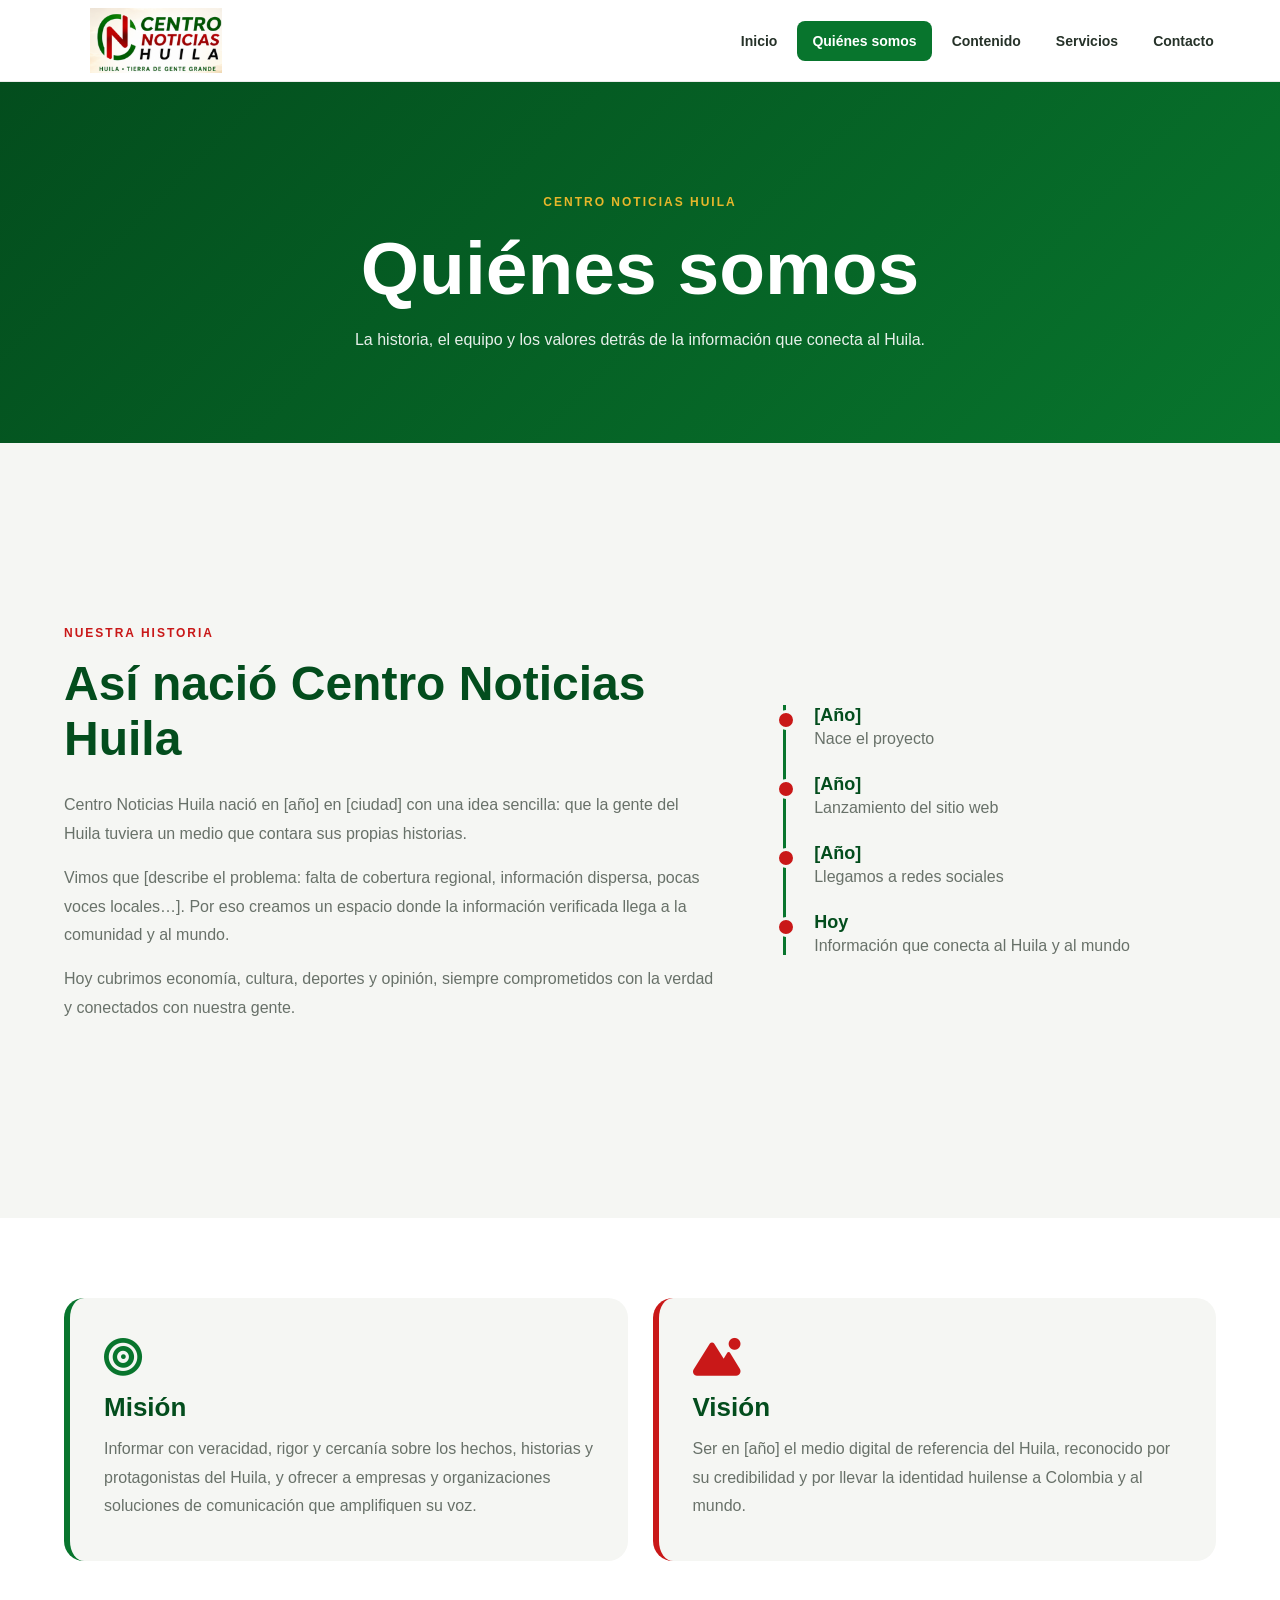
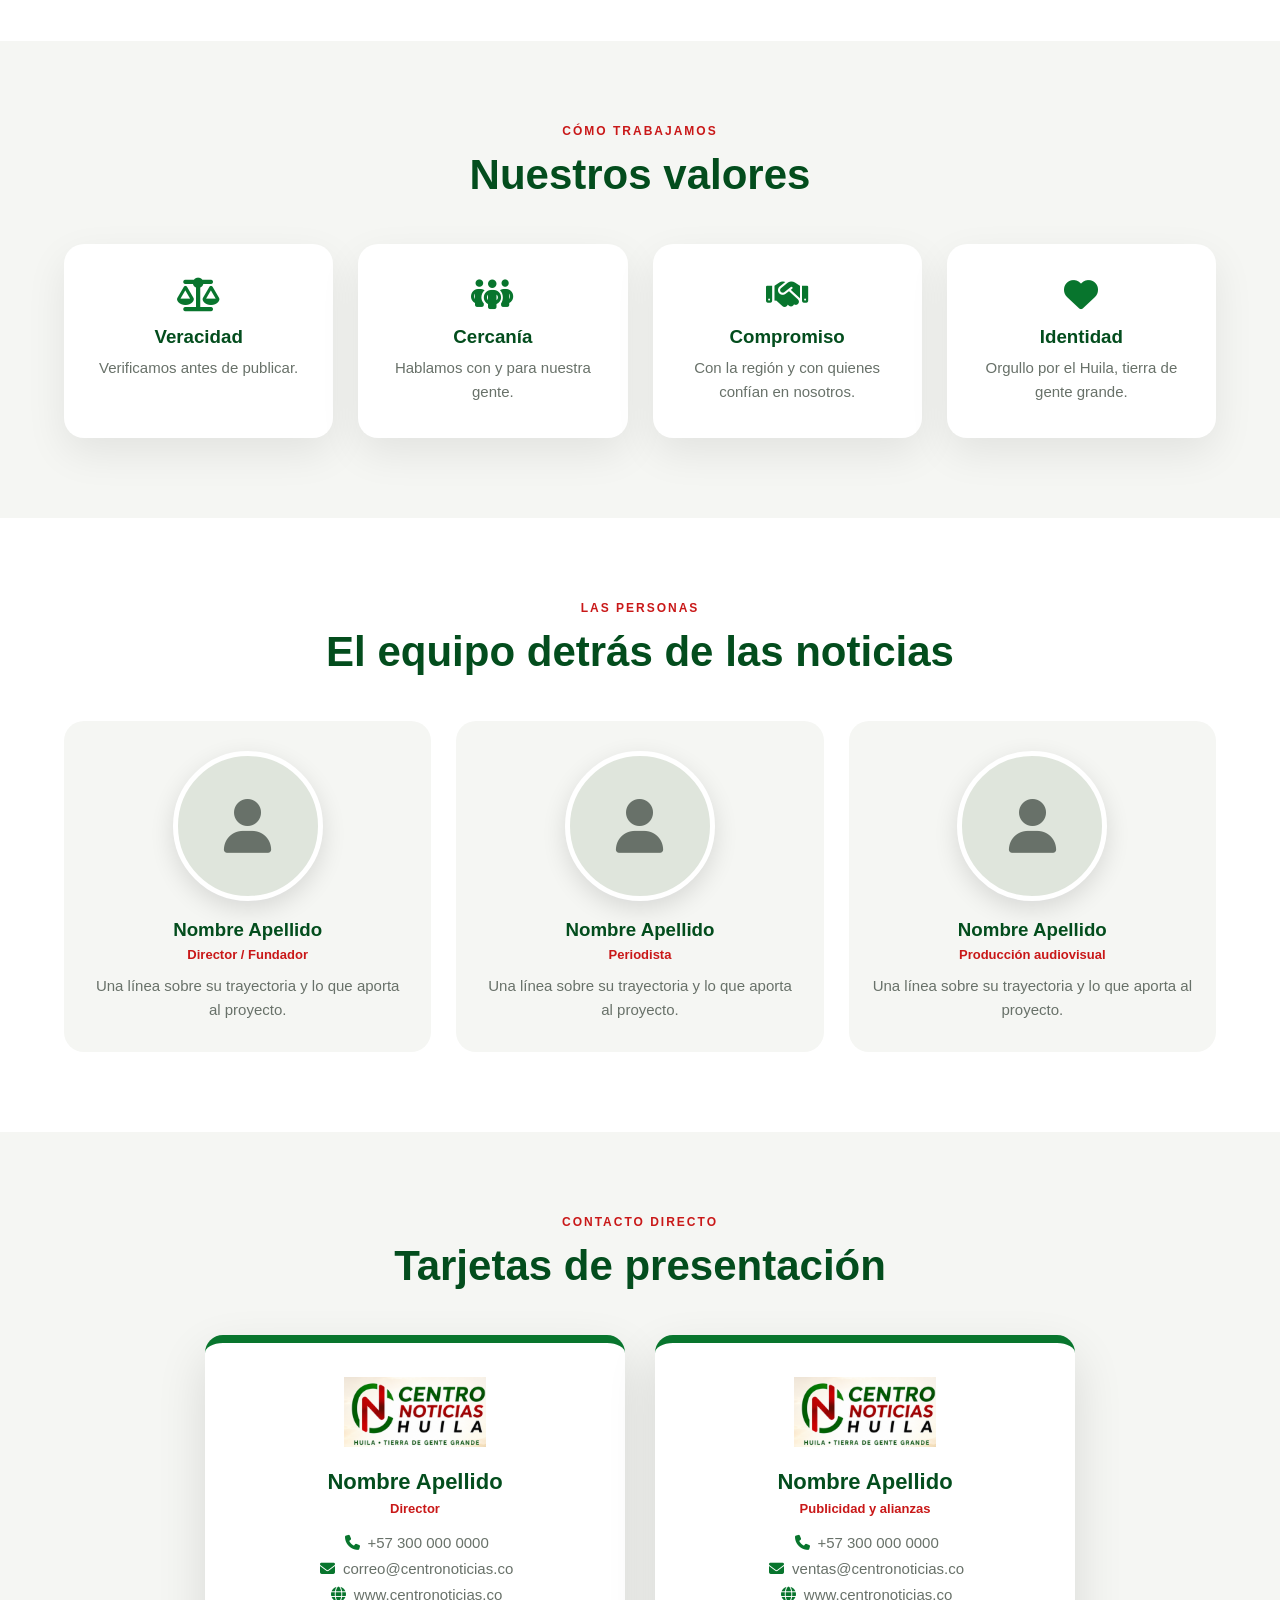
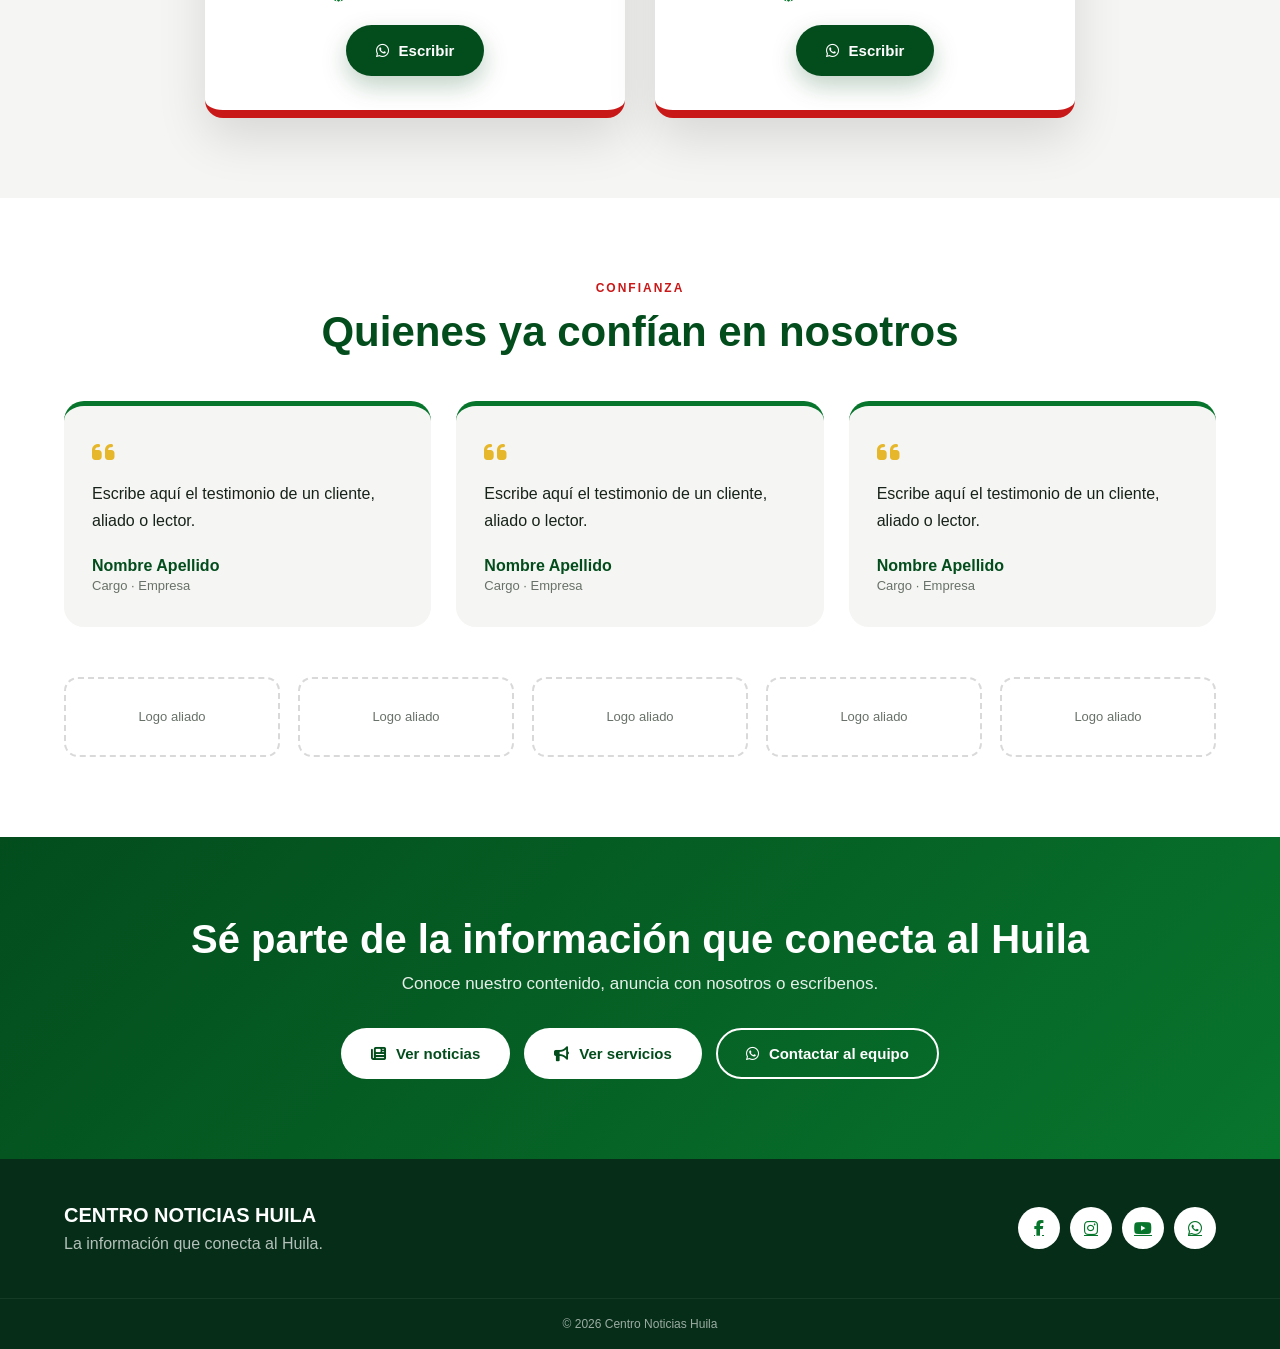
<file: nosotros.html>
<!DOCTYPE html>
<html lang="es">

<head>

    <meta charset="UTF-8">

    <meta
        name="viewport"
        content="width=device-width, initial-scale=1.0"
    >

    <meta
        name="description"
        content="Centro Noticias Huila - Información que conecta al Huila con Colombia y el mundo."
    >

    <title>Quiénes somos | Centro Noticias Huila</title>

    <link rel="stylesheet" href="./css/main.css">

    <!-- ICONOS -->
    <link
        rel="stylesheet"
        href="https://cdnjs.cloudflare.com/ajax/libs/font-awesome/6.5.2/css/all.min.css"
    >

</head>


<body>


<!-- =====================================================
     ENCABEZADO
===================================================== -->

<header class="header">

    <div class="header-inner">


        <!-- LOGO -->

        <button
            class="logo-button"
            data-page="inicio"
        >

            <img
                src="imagen/logo.png"
                alt="Centro Noticias Huila"
            >

        </button>


        <!-- MENÚ -->

        <nav
            class="navigation"
            id="navigation"
        >

            <button
                data-page="inicio"
                class="nav-link"
            >
                Inicio
            </button>

            <a
                href="nosotros.html"
                class="nav-link active"
            >
                Quiénes somos
            </a>

            <button
                data-page="contenido"
                class="nav-link"
            >
                Contenido
            </button>

            <a
                href="servicios.html"
                class="nav-link"
            >
                Servicios
            </a>

            <button
                data-page="contacto"
                class="nav-link"
            >
                Contacto
            </button>

        </nav>


        <!-- BOTÓN MÓVIL -->

        <button
            class="menu-button"
            id="menuButton"
            aria-label="Abrir menú"
        >

            <i class="fa-solid fa-bars"></i>

        </button>

    </div>

</header>



<!-- =====================================================
     CONTENEDOR DE TODAS LAS PÁGINAS
===================================================== -->

<main id="app">

<section
    class="page active"
    id="quienes"
>

    <div class="internal-hero">
        <span>CENTRO NOTICIAS HUILA</span>
        <h1>Quiénes somos</h1>
        <p>La historia, el equipo y los valores detrás de la información que conecta al Huila.</p>
    </div>


    <!-- HISTORIA -->

    <section class="about-block">
        <div class="container">
            <div class="two-columns">

                <div class="text-content">
                    <span class="section-label">NUESTRA HISTORIA</span>
                    <h2>Así nació Centro Noticias Huila</h2>

                    <!-- COMPLETA con tu historia real -->
                    <p>
                        Centro Noticias Huila nació en [año] en [ciudad] con una idea sencilla:
                        que la gente del Huila tuviera un medio que contara sus propias historias.
                    </p>
                    <p>
                        Vimos que [describe el problema: falta de cobertura regional, información
                        dispersa, pocas voces locales…]. Por eso creamos un espacio donde la
                        información verificada llega a la comunidad y al mundo.
                    </p>
                    <p>
                        Hoy cubrimos economía, cultura, deportes y opinión, siempre
                        comprometidos con la verdad y conectados con nuestra gente.
                    </p>
                </div>

                <div class="timeline">
                    <div class="tl-item"><strong>[Año]</strong><span>Nace el proyecto</span></div>
                    <div class="tl-item"><strong>[Año]</strong><span>Lanzamiento del sitio web</span></div>
                    <div class="tl-item"><strong>[Año]</strong><span>Llegamos a redes sociales</span></div>
                    <div class="tl-item"><strong>Hoy</strong><span>Información que conecta al Huila y al mundo</span></div>
                </div>

            </div>
        </div>
    </section>


    <!-- MISIÓN Y VISIÓN -->

    <section class="about-block alt">
        <div class="container">
            <div class="mv-grid">

                <article class="mv-card">
                    <i class="fa-solid fa-bullseye"></i>
                    <h3>Misión</h3>
                    <p>
                        Informar con veracidad, rigor y cercanía sobre los hechos, historias y
                        protagonistas del Huila, y ofrecer a empresas y organizaciones soluciones
                        de comunicación que amplifiquen su voz.
                    </p>
                </article>

                <article class="mv-card red">
                    <i class="fa-solid fa-mountain-sun"></i>
                    <h3>Visión</h3>
                    <p>
                        Ser en [año] el medio digital de referencia del Huila, reconocido por su
                        credibilidad y por llevar la identidad huilense a Colombia y al mundo.
                    </p>
                </article>

            </div>
        </div>
    </section>


    <!-- VALORES -->

    <section class="about-block">
        <div class="container">

            <div class="block-head">
                <span class="section-label">CÓMO TRABAJAMOS</span>
                <h2>Nuestros valores</h2>
            </div>

            <div class="values-grid">
                <div class="value"><i class="fa-solid fa-scale-balanced"></i><h3>Veracidad</h3><p>Verificamos antes de publicar.</p></div>
                <div class="value"><i class="fa-solid fa-people-group"></i><h3>Cercanía</h3><p>Hablamos con y para nuestra gente.</p></div>
                <div class="value"><i class="fa-solid fa-handshake"></i><h3>Compromiso</h3><p>Con la región y con quienes confían en nosotros.</p></div>
                <div class="value"><i class="fa-solid fa-heart"></i><h3>Identidad</h3><p>Orgullo por el Huila, tierra de gente grande.</p></div>
            </div>

        </div>
    </section>


    <!-- EQUIPO -->

    <section class="about-block alt">
        <div class="container">

            <div class="block-head">
                <span class="section-label">LAS PERSONAS</span>
                <h2>El equipo detrás de las noticias</h2>
            </div>

            <div class="team-grid">

                <!-- Cambia el <i> por <img src="imagen/equipo1.jpg" alt="Nombre"> -->
                <article class="team-card">
                    <div class="team-photo"><i class="fa-solid fa-user"></i></div>
                    <h3>Nombre Apellido</h3>
                    <span>Director / Fundador</span>
                    <p>Una línea sobre su trayectoria y lo que aporta al proyecto.</p>
                </article>

                <article class="team-card">
                    <div class="team-photo"><i class="fa-solid fa-user"></i></div>
                    <h3>Nombre Apellido</h3>
                    <span>Periodista</span>
                    <p>Una línea sobre su trayectoria y lo que aporta al proyecto.</p>
                </article>

                <article class="team-card">
                    <div class="team-photo"><i class="fa-solid fa-user"></i></div>
                    <h3>Nombre Apellido</h3>
                    <span>Producción audiovisual</span>
                    <p>Una línea sobre su trayectoria y lo que aporta al proyecto.</p>
                </article>

            </div>

        </div>
    </section>


    <!-- TARJETAS DE PRESENTACIÓN -->

    <section class="about-block">
        <div class="container">

            <div class="block-head">
                <span class="section-label">CONTACTO DIRECTO</span>
                <h2>Tarjetas de presentación</h2>
            </div>

            <div class="cards-grid">

                <article class="biz-card">
                    <img src="imagen/logo.png" alt="Centro Noticias Huila">
                    <h3>Nombre Apellido</h3>
                    <span>Director</span>
                    <ul>
                        <li><i class="fa-solid fa-phone"></i> +57 300 000 0000</li>
                        <li><i class="fa-solid fa-envelope"></i> correo@centronoticias.co</li>
                        <li><i class="fa-solid fa-globe"></i> www.centronoticias.co</li>
                    </ul>
                    <button class="btn btn-primary" data-page="contacto">
                        <i class="fa-brands fa-whatsapp"></i> Escribir
                    </button>
                </article>

                <article class="biz-card">
                    <img src="imagen/logo.png" alt="Centro Noticias Huila">
                    <h3>Nombre Apellido</h3>
                    <span>Publicidad y alianzas</span>
                    <ul>
                        <li><i class="fa-solid fa-phone"></i> +57 300 000 0000</li>
                        <li><i class="fa-solid fa-envelope"></i> ventas@centronoticias.co</li>
                        <li><i class="fa-solid fa-globe"></i> www.centronoticias.co</li>
                    </ul>
                    <button class="btn btn-primary" data-page="contacto">
                        <i class="fa-brands fa-whatsapp"></i> Escribir
                    </button>
                </article>

            </div>

        </div>
    </section>


    <!-- PRUEBA SOCIAL -->

    <section class="about-block proof alt">
        <div class="container">

            <div class="block-head">
                <span class="section-label">CONFIANZA</span>
                <h2>Quienes ya confían en nosotros</h2>
            </div>

            <!-- REEMPLAZA por testimonios reales -->
            <div class="testimonials">
                <figure class="testimonial">
                    <i class="fa-solid fa-quote-left"></i>
                    <blockquote>Escribe aquí el testimonio de un cliente, aliado o lector.</blockquote>
                    <figcaption><strong>Nombre Apellido</strong><span>Cargo · Empresa</span></figcaption>
                </figure>
                <figure class="testimonial">
                    <i class="fa-solid fa-quote-left"></i>
                    <blockquote>Escribe aquí el testimonio de un cliente, aliado o lector.</blockquote>
                    <figcaption><strong>Nombre Apellido</strong><span>Cargo · Empresa</span></figcaption>
                </figure>
                <figure class="testimonial">
                    <i class="fa-solid fa-quote-left"></i>
                    <blockquote>Escribe aquí el testimonio de un cliente, aliado o lector.</blockquote>
                    <figcaption><strong>Nombre Apellido</strong><span>Cargo · Empresa</span></figcaption>
                </figure>
            </div>

            <div class="partners">
                <div class="partner">Logo aliado</div>
                <div class="partner">Logo aliado</div>
                <div class="partner">Logo aliado</div>
                <div class="partner">Logo aliado</div>
                <div class="partner">Logo aliado</div>
            </div>

        </div>
    </section>


    <!-- CTA FINAL -->

    <section class="final-cta">
        <div class="container">
            <h2>Sé parte de la información que conecta al Huila</h2>
            <p>Conoce nuestro contenido, anuncia con nosotros o escríbenos.</p>
            <div class="cta-row">
                <button class="btn btn-white" data-page="contenido"><i class="fa-solid fa-newspaper"></i> Ver noticias</button>
                <button class="btn btn-white" data-page="servicios"><i class="fa-solid fa-bullhorn"></i> Ver servicios</button>
                <button class="btn btn-ghost light" data-page="contacto"><i class="fa-brands fa-whatsapp"></i> Contactar al equipo</button>
            </div>
        </div>
    </section>

</section>




</main>





<!-- =====================================================
     FOOTER
===================================================== -->

<footer>

    <div class="footer-inner">


        <div>

            <strong>
                CENTRO NOTICIAS HUILA
            </strong>

            <p>
                La información que conecta al Huila.
            </p>

        </div>


        <div class="social-icons">

            <a href="#">
                <i class="fa-brands fa-facebook-f"></i>
            </a>

            <a href="#">
                <i class="fa-brands fa-instagram"></i>
            </a>

            <a href="#">
                <i class="fa-brands fa-youtube"></i>
            </a>

            <a
                href="#"
                id="footerWhatsapp"
            >
                <i class="fa-brands fa-whatsapp"></i>
            </a>

        </div>


    </div>


    <div class="copyright">

        © 2026 Centro Noticias Huila

    </div>

</footer>



<!-- JAVASCRIPT -->

<script src="js/main.js"></script>


</body>

</html>
</file>
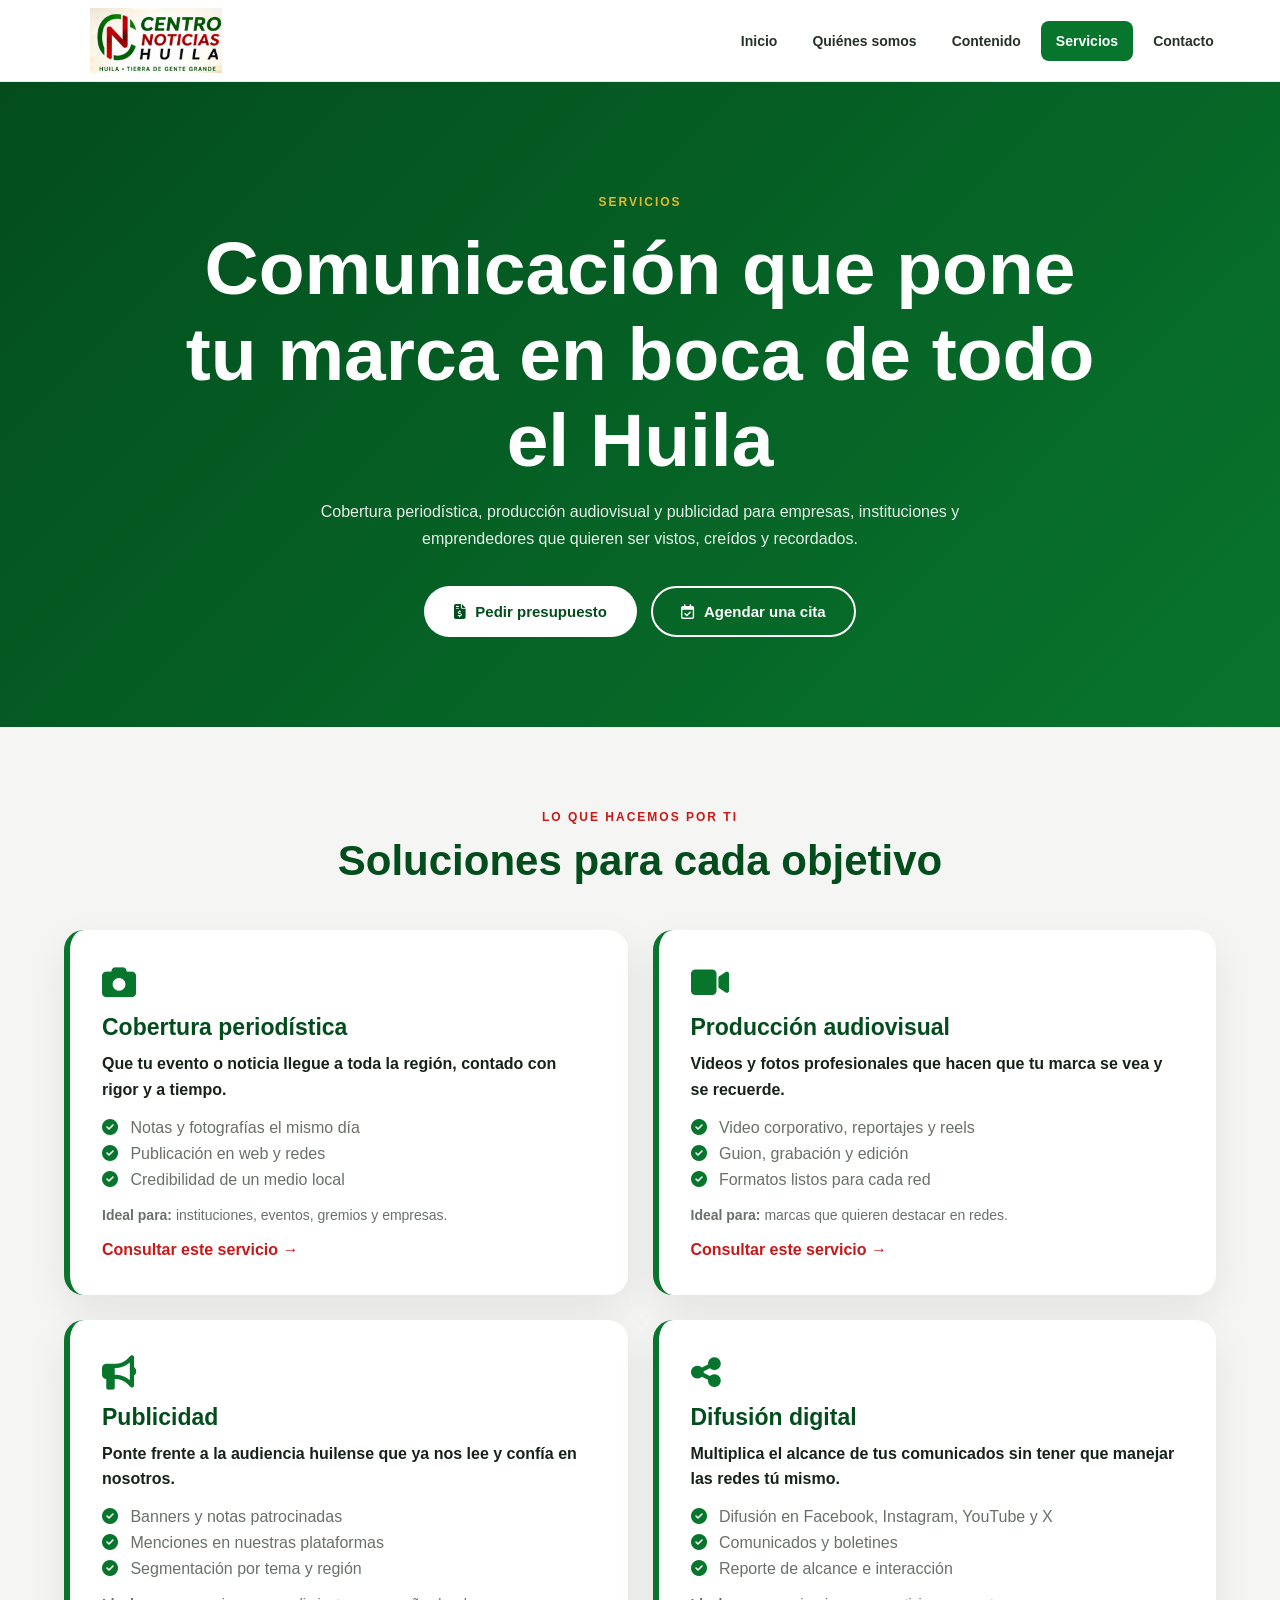
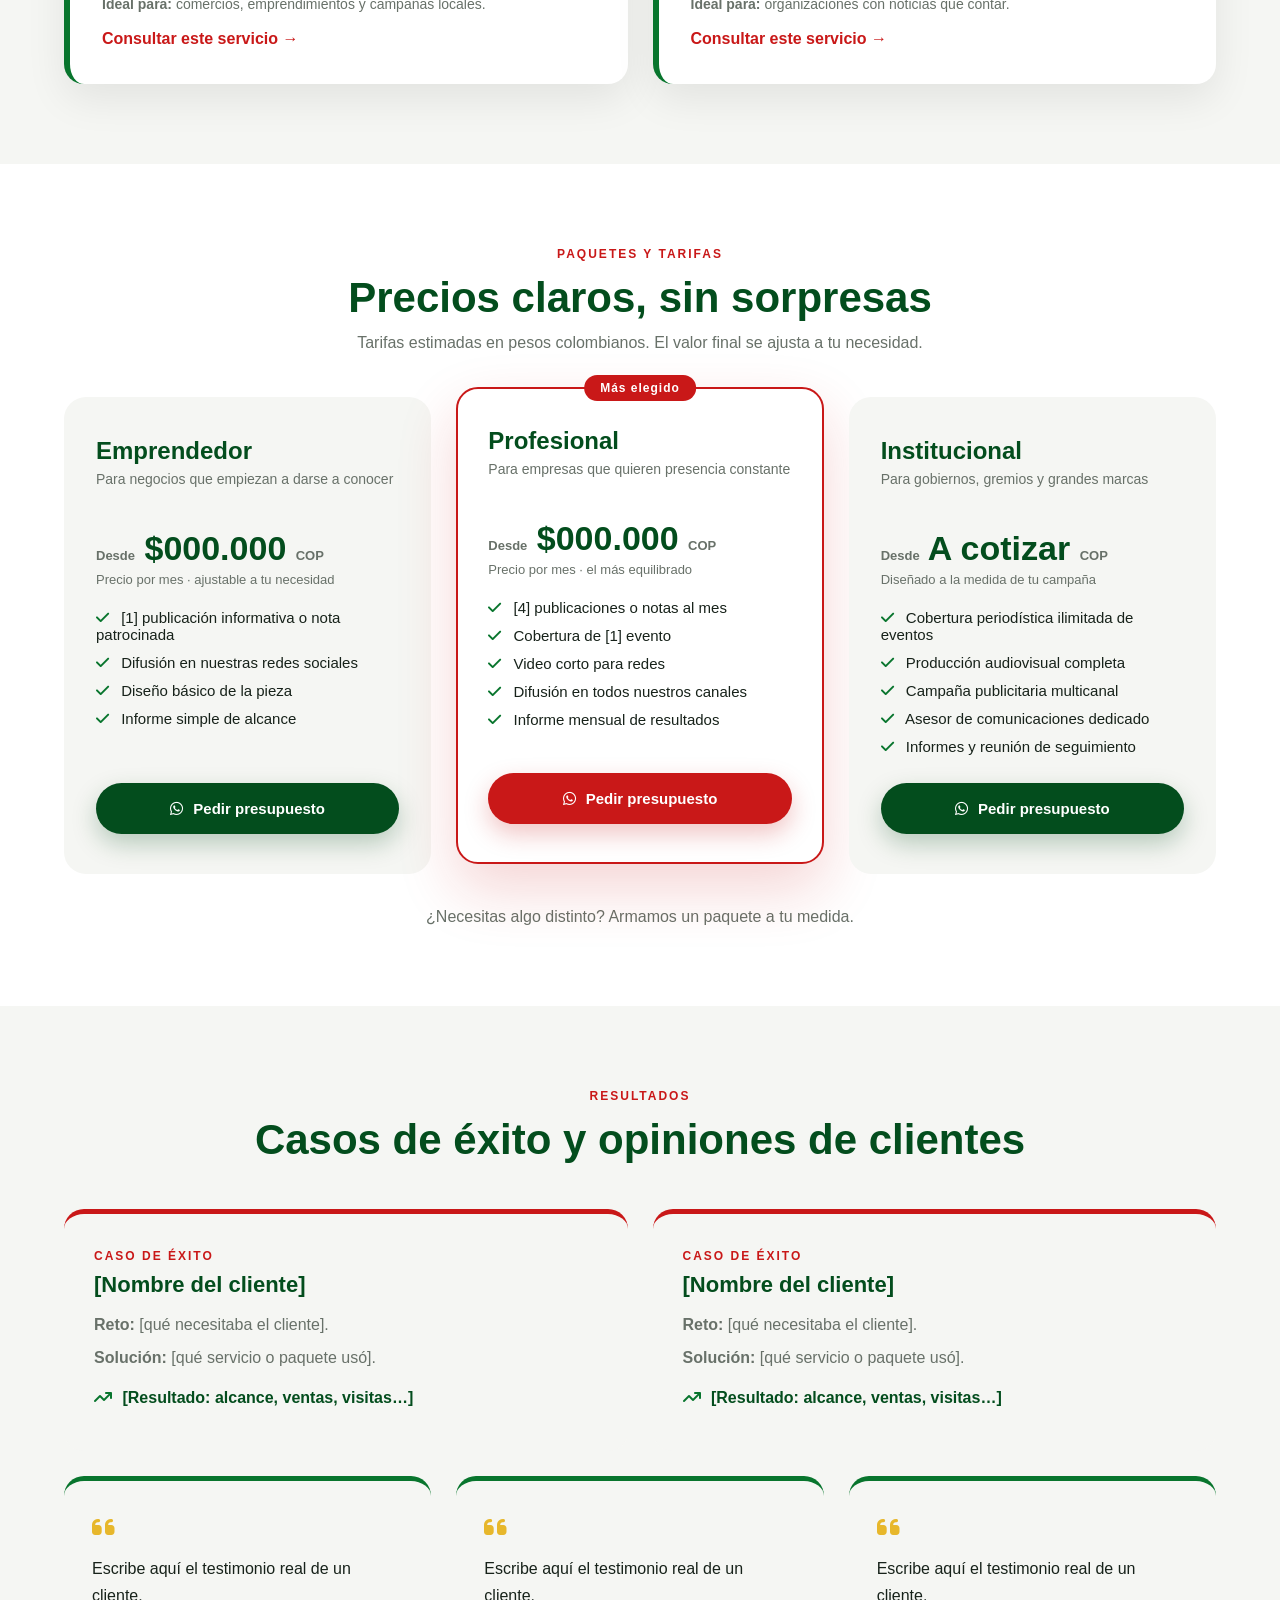
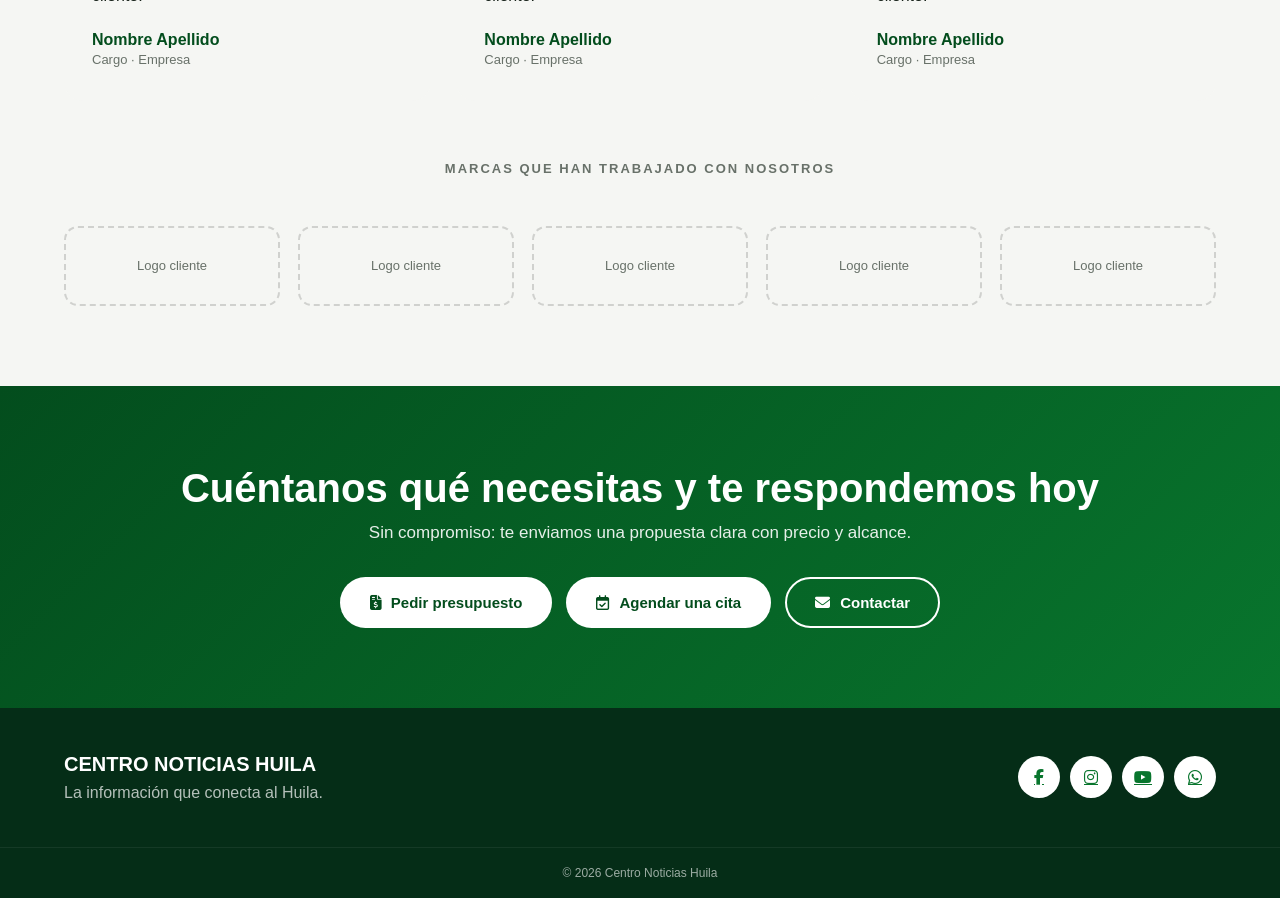
<file: servicios.html>
<!DOCTYPE html>
<html lang="es">

<head>

    <meta charset="UTF-8">

    <meta
        name="viewport"
        content="width=device-width, initial-scale=1.0"
    >

    <meta
        name="description"
        content="Centro Noticias Huila - Información que conecta al Huila con Colombia y el mundo."
    >

    <title>Servicios | Centro Noticias Huila</title>

    <link rel="stylesheet" href="./css/main.css">

    <!-- ICONOS -->
    <link
        rel="stylesheet"
        href="https://cdnjs.cloudflare.com/ajax/libs/font-awesome/6.5.2/css/all.min.css"
    >

</head>


<body>


<!-- =====================================================
     ENCABEZADO
===================================================== -->

<header class="header">

    <div class="header-inner">


        <!-- LOGO -->

        <button
            class="logo-button"
            data-page="inicio"
        >

            <img
                src="imagen/logo.png"
                alt="Centro Noticias Huila"
            >

        </button>


        <!-- MENÚ -->

        <nav
            class="navigation"
            id="navigation"
        >

            <button
                data-page="inicio"
                class="nav-link"
            >
                Inicio
            </button>

            <a
                href="nosotros.html"
                class="nav-link"
            >
                Quiénes somos
            </a>

            <button
                data-page="contenido"
                class="nav-link"
            >
                Contenido
            </button>

            <a
                href="servicios.html"
                class="nav-link active"
            >
                Servicios
            </a>

            <button
                data-page="contacto"
                class="nav-link"
            >
                Contacto
            </button>

        </nav>


        <!-- BOTÓN MÓVIL -->

        <button
            class="menu-button"
            id="menuButton"
            aria-label="Abrir menú"
        >

            <i class="fa-solid fa-bars"></i>

        </button>

    </div>

</header>



<!-- =====================================================
     CONTENEDOR DE TODAS LAS PÁGINAS
===================================================== -->

<main id="app">

<section
    class="page active"
    id="servicios"
>

    <!-- HERO -->

    <div class="internal-hero">
        <span>SERVICIOS</span>
        <h1>Comunicación que pone tu marca en boca de todo el Huila</h1>
        <p>
            Cobertura periodística, producción audiovisual y publicidad para empresas,
            instituciones y emprendedores que quieren ser vistos, creídos y recordados.
        </p>
        <div class="cta-row">
            <a class="btn btn-white" data-whatsapp="Hola, quiero pedir un presupuesto." target="_blank" rel="noopener"><i class="fa-solid fa-file-invoice-dollar"></i> Pedir presupuesto</a>
            <a class="btn btn-ghost light" data-whatsapp="Hola, quisiera agendar una cita para hablar de sus servicios." target="_blank" rel="noopener"><i class="fa-regular fa-calendar-check"></i> Agendar una cita</a>
        </div>
    </div>


    <!-- SERVICIOS -->

    <section class="about-block">
        <div class="container">

            <div class="block-head">
                <span class="section-label">LO QUE HACEMOS POR TI</span>
                <h2>Soluciones para cada objetivo</h2>
            </div>

            <div class="svc-grid">

                <article class="svc-card">
                    <div class="svc-icon"><i class="fa-solid fa-camera"></i></div>
                    <h3>Cobertura periodística</h3>
                    <p class="svc-benefit">Que tu evento o noticia llegue a toda la región, contado con rigor y a tiempo.</p>
                    <ul><li><i class="fa-solid fa-circle-check"></i> Notas y fotografías el mismo día</li><li><i class="fa-solid fa-circle-check"></i> Publicación en web y redes</li><li><i class="fa-solid fa-circle-check"></i> Credibilidad de un medio local</li></ul>
                    <p class="svc-ideal"><strong>Ideal para:</strong> instituciones, eventos, gremios y empresas.</p>
                    <a class="svc-link" data-whatsapp="Hola, me interesa el servicio de Cobertura periodística. ¿Me pueden dar más información?" target="_blank" rel="noopener">Consultar este servicio →</a>
                </article>
                <article class="svc-card">
                    <div class="svc-icon"><i class="fa-solid fa-video"></i></div>
                    <h3>Producción audiovisual</h3>
                    <p class="svc-benefit">Videos y fotos profesionales que hacen que tu marca se vea y se recuerde.</p>
                    <ul><li><i class="fa-solid fa-circle-check"></i> Video corporativo, reportajes y reels</li><li><i class="fa-solid fa-circle-check"></i> Guion, grabación y edición</li><li><i class="fa-solid fa-circle-check"></i> Formatos listos para cada red</li></ul>
                    <p class="svc-ideal"><strong>Ideal para:</strong> marcas que quieren destacar en redes.</p>
                    <a class="svc-link" data-whatsapp="Hola, me interesa el servicio de Producción audiovisual. ¿Me pueden dar más información?" target="_blank" rel="noopener">Consultar este servicio →</a>
                </article>
                <article class="svc-card">
                    <div class="svc-icon"><i class="fa-solid fa-bullhorn"></i></div>
                    <h3>Publicidad</h3>
                    <p class="svc-benefit">Ponte frente a la audiencia huilense que ya nos lee y confía en nosotros.</p>
                    <ul><li><i class="fa-solid fa-circle-check"></i> Banners y notas patrocinadas</li><li><i class="fa-solid fa-circle-check"></i> Menciones en nuestras plataformas</li><li><i class="fa-solid fa-circle-check"></i> Segmentación por tema y región</li></ul>
                    <p class="svc-ideal"><strong>Ideal para:</strong> comercios, emprendimientos y campañas locales.</p>
                    <a class="svc-link" data-whatsapp="Hola, me interesa el servicio de Publicidad. ¿Me pueden dar más información?" target="_blank" rel="noopener">Consultar este servicio →</a>
                </article>
                <article class="svc-card">
                    <div class="svc-icon"><i class="fa-solid fa-share-nodes"></i></div>
                    <h3>Difusión digital</h3>
                    <p class="svc-benefit">Multiplica el alcance de tus comunicados sin tener que manejar las redes tú mismo.</p>
                    <ul><li><i class="fa-solid fa-circle-check"></i> Difusión en Facebook, Instagram, YouTube y X</li><li><i class="fa-solid fa-circle-check"></i> Comunicados y boletines</li><li><i class="fa-solid fa-circle-check"></i> Reporte de alcance e interacción</li></ul>
                    <p class="svc-ideal"><strong>Ideal para:</strong> organizaciones con noticias que contar.</p>
                    <a class="svc-link" data-whatsapp="Hola, me interesa el servicio de Difusión digital. ¿Me pueden dar más información?" target="_blank" rel="noopener">Consultar este servicio →</a>
                </article>
            </div>

        </div>
    </section>


    <!-- PAQUETES -->

    <section class="about-block alt">
        <div class="container">

            <div class="block-head">
                <span class="section-label">PAQUETES Y TARIFAS</span>
                <h2>Precios claros, sin sorpresas</h2>
                <p class="block-sub">Tarifas estimadas en pesos colombianos. El valor final se ajusta a tu necesidad.</p>
            </div>

            <!-- REEMPLAZA los $000.000 por tus tarifas reales y ajusta lo que incluye cada paquete -->
            <div class="plans">

                <article class="plan">
                    
                    <h3>Emprendedor</h3>
                    <p class="plan-for">Para negocios que empiezan a darse a conocer</p>
                    <div class="plan-price"><small>Desde</small> $000.000 <small>COP</small></div>
                    <p class="plan-note">Precio por mes · ajustable a tu necesidad</p>
                    <ul><li><i class="fa-solid fa-check"></i> [1] publicación informativa o nota patrocinada</li><li><i class="fa-solid fa-check"></i> Difusión en nuestras redes sociales</li><li><i class="fa-solid fa-check"></i> Diseño básico de la pieza</li><li><i class="fa-solid fa-check"></i> Informe simple de alcance</li></ul>
                    <a class="btn btn-primary" data-whatsapp="Hola, quiero pedir un presupuesto del paquete Emprendedor." target="_blank" rel="noopener">
                        <i class="fa-brands fa-whatsapp"></i> Pedir presupuesto
                    </a>
                </article>
                <article class="plan featured">
                    <span class="plan-badge">Más elegido</span>
                    <h3>Profesional</h3>
                    <p class="plan-for">Para empresas que quieren presencia constante</p>
                    <div class="plan-price"><small>Desde</small> $000.000 <small>COP</small></div>
                    <p class="plan-note">Precio por mes · el más equilibrado</p>
                    <ul><li><i class="fa-solid fa-check"></i> [4] publicaciones o notas al mes</li><li><i class="fa-solid fa-check"></i> Cobertura de [1] evento</li><li><i class="fa-solid fa-check"></i> Video corto para redes</li><li><i class="fa-solid fa-check"></i> Difusión en todos nuestros canales</li><li><i class="fa-solid fa-check"></i> Informe mensual de resultados</li></ul>
                    <a class="btn btn-red" data-whatsapp="Hola, quiero pedir un presupuesto del paquete Profesional." target="_blank" rel="noopener">
                        <i class="fa-brands fa-whatsapp"></i> Pedir presupuesto
                    </a>
                </article>
                <article class="plan">
                    
                    <h3>Institucional</h3>
                    <p class="plan-for">Para gobiernos, gremios y grandes marcas</p>
                    <div class="plan-price"><small>Desde</small> A cotizar <small>COP</small></div>
                    <p class="plan-note">Diseñado a la medida de tu campaña</p>
                    <ul><li><i class="fa-solid fa-check"></i> Cobertura periodística ilimitada de eventos</li><li><i class="fa-solid fa-check"></i> Producción audiovisual completa</li><li><i class="fa-solid fa-check"></i> Campaña publicitaria multicanal</li><li><i class="fa-solid fa-check"></i> Asesor de comunicaciones dedicado</li><li><i class="fa-solid fa-check"></i> Informes y reunión de seguimiento</li></ul>
                    <a class="btn btn-primary" data-whatsapp="Hola, quiero pedir un presupuesto del paquete Institucional." target="_blank" rel="noopener">
                        <i class="fa-brands fa-whatsapp"></i> Pedir presupuesto
                    </a>
                </article>
            </div>

            <p class="plans-foot">¿Necesitas algo distinto? Armamos un paquete a tu medida.</p>

        </div>
    </section>


    <!-- PRUEBA SOCIAL -->

    <section class="about-block proof">
        <div class="container">

            <div class="block-head">
                <span class="section-label">RESULTADOS</span>
                <h2>Casos de éxito y opiniones de clientes</h2>
            </div>

            <!-- REEMPLAZA por casos reales -->
            <div class="cases">
                <article class="case-card">
                    <span class="case-tag">Caso de éxito</span>
                    <h3>[Nombre del cliente]</h3>
                    <p><strong>Reto:</strong> [qué necesitaba el cliente].</p>
                    <p><strong>Solución:</strong> [qué servicio o paquete usó].</p>
                    <p class="case-result"><i class="fa-solid fa-arrow-trend-up"></i> [Resultado: alcance, ventas, visitas…]</p>
                </article>
                <article class="case-card">
                    <span class="case-tag">Caso de éxito</span>
                    <h3>[Nombre del cliente]</h3>
                    <p><strong>Reto:</strong> [qué necesitaba el cliente].</p>
                    <p><strong>Solución:</strong> [qué servicio o paquete usó].</p>
                    <p class="case-result"><i class="fa-solid fa-arrow-trend-up"></i> [Resultado: alcance, ventas, visitas…]</p>
                </article>
            </div>

            <div class="testimonials">
                <figure class="testimonial">
                    <i class="fa-solid fa-quote-left"></i>
                    <blockquote>Escribe aquí el testimonio real de un cliente.</blockquote>
                    <figcaption><strong>Nombre Apellido</strong><span>Cargo · Empresa</span></figcaption>
                </figure>
                <figure class="testimonial">
                    <i class="fa-solid fa-quote-left"></i>
                    <blockquote>Escribe aquí el testimonio real de un cliente.</blockquote>
                    <figcaption><strong>Nombre Apellido</strong><span>Cargo · Empresa</span></figcaption>
                </figure>
                <figure class="testimonial">
                    <i class="fa-solid fa-quote-left"></i>
                    <blockquote>Escribe aquí el testimonio real de un cliente.</blockquote>
                    <figcaption><strong>Nombre Apellido</strong><span>Cargo · Empresa</span></figcaption>
                </figure>
            </div>

            <p class="partners-title">Marcas que han trabajado con nosotros</p>
            <div class="partners">
                <div class="partner">Logo cliente</div>
                <div class="partner">Logo cliente</div>
                <div class="partner">Logo cliente</div>
                <div class="partner">Logo cliente</div>
                <div class="partner">Logo cliente</div>
            </div>

        </div>
    </section>


    <!-- CTA FINAL -->

    <section class="final-cta">
        <div class="container">
            <h2>Cuéntanos qué necesitas y te respondemos hoy</h2>
            <p>Sin compromiso: te enviamos una propuesta clara con precio y alcance.</p>
            <div class="cta-row">
                <a class="btn btn-white" data-whatsapp="Hola, quiero pedir un presupuesto." target="_blank" rel="noopener"><i class="fa-solid fa-file-invoice-dollar"></i> Pedir presupuesto</a>
                <a class="btn btn-white" data-whatsapp="Hola, quisiera agendar una cita." target="_blank" rel="noopener"><i class="fa-regular fa-calendar-check"></i> Agendar una cita</a>
                <button class="btn btn-ghost light" data-page="contacto"><i class="fa-solid fa-envelope"></i> Contactar</button>
            </div>
        </div>
    </section>

</section>

</main>





<!-- =====================================================
     FOOTER
===================================================== -->

<footer>

    <div class="footer-inner">


        <div>

            <strong>
                CENTRO NOTICIAS HUILA
            </strong>

            <p>
                La información que conecta al Huila.
            </p>

        </div>


        <div class="social-icons">

            <a href="#">
                <i class="fa-brands fa-facebook-f"></i>
            </a>

            <a href="#">
                <i class="fa-brands fa-instagram"></i>
            </a>

            <a href="#">
                <i class="fa-brands fa-youtube"></i>
            </a>

            <a
                href="#"
                id="footerWhatsapp"
            >
                <i class="fa-brands fa-whatsapp"></i>
            </a>

        </div>


    </div>


    <div class="copyright">

        © 2026 Centro Noticias Huila

    </div>

</footer>



<!-- JAVASCRIPT -->

<script src="js/main.js"></script>


</body>

</html>
</file>
<file: css/main.css>
* {
    margin: 0;
    padding: 0;
    box-sizing: border-box;
}


:root {

    --verde: #08752d;
    --verde-oscuro: #034d1d;
    --verde-claro: #4f9d32;

    --rojo: #c91818;
    --rojo-oscuro: #8e0c0c;

    --amarillo: #e7b72b;

    --blanco: #ffffff;

    --fondo: #f5f6f3;

    --texto: #17221a;

    --gris: #687169;

}


html {

    scroll-behavior: smooth;

}


body {

    font-family:
        Arial,
        Helvetica,
        sans-serif;

    background: var(--fondo);

    color: var(--texto);

    overflow-x: hidden;

}


button,
a {

    font-family: inherit;

}


button {

    cursor: pointer;

}


/* =====================================================
   CONTENEDOR
===================================================== */

.container {

    width: min(1180px, 90%);

    margin: auto;

}


/* =====================================================
   HEADER
===================================================== */

.header {

    position: fixed;

    top: 0;
    left: 0;

    width: 100%;

    height: 82px;

    z-index: 10000;

    background:
        rgba(255,255,255,.94);

    backdrop-filter: blur(16px);

    border-bottom:
        1px solid rgba(0,0,0,.08);

}


.header-inner {

    width: min(1350px, 92%);

    height: 100%;

    margin: auto;

    display: flex;

    align-items: center;

    justify-content: space-between;

}


/* =====================================================
   LOGO
===================================================== */

.logo-button {

    border: none;

    background: transparent;

    padding: 0;

}


.logo-button img {

    width: 210px;

    max-height: 65px;

    object-fit: contain;

    display: block;

}


/* =====================================================
   NAVEGACIÓN
===================================================== */

.navigation {

    display: flex;

    align-items: center;

    gap: 5px;

}


.nav-link {

    border: none;

    background: transparent;

    color: #263229;

    font-size: 14px;

    font-weight: 700;

    padding: 12px 15px;

    border-radius: 8px;

    transition: .25s;

}


.nav-link:hover {

    color: var(--verde);

}


.nav-link.active {

    background: var(--verde);

    color: white;

}


.menu-button {

    display: none;

    border: none;

    background: transparent;

    color: var(--verde);

    font-size: 25px;

}


/* =====================================================
   PÁGINAS
===================================================== */

.page {

    display: none;

    min-height: 100vh;

    padding-top: 82px;

}


.page.active {

    display: block;

    animation: pageAppear .45s ease;

}


@keyframes pageAppear {

    from {

        opacity: 0;

        transform: translateY(15px);

    }

    to {

        opacity: 1;

        transform: translateY(0);

    }

}


/* =====================================================
   HERO / PARALLAX POR PIEZAS
===================================================== */

/*
    .hero-track  -> alto de scroll (cuánto hay que bajar
                    para separar todo el póster).
    .hero-sticky -> se queda fijo mientras dura el efecto.
    .poster      -> escenario 16:9 con las 6 capas + logo.

    El JS solo actualiza --p (0 = unido, 1 = separado).
    Al subir, --p vuelve a 0 y las piezas se juntan.
*/

.hero-track {

    position: relative;

    /* 100vh visibles + 160vh de recorrido */
    height: calc(100vh + 160vh);

}


.hero-sticky {

    position: sticky;

    top: 82px;

    height: calc(100vh - 82px);

    overflow: hidden;

    display: grid;

    place-items: center;

    background: #f4ece0;

}


.poster {

    --p: 0;

    position: relative;

    aspect-ratio: 16 / 9;

    width: min(
        100vw,
        calc((100vh - 82px) * 16 / 9)
    );

}


.layer {

    position: absolute;

    inset: 0;

    pointer-events: none;

    will-change: transform, opacity;

    /* desaparecen en la segunda mitad del recorrido */
    opacity: clamp(0, calc((1 - var(--p)) * 1.8), 1);

}


.layer img {

    display: block;

    width: 100%;

    height: 100%;

    user-select: none;

}


/* Orden de apilado igual al del póster original */

.layer-1 { z-index: 1; }
.layer-2 { z-index: 2; }
.layer-3 { z-index: 3; }
.layer-4 { z-index: 4; }
.layer-5 { z-index: 5; }
.layer-6 { z-index: 6; }
.layer-logo { z-index: 7; }


/*
    SEPARACIÓN
    translate en % = porcentaje del escenario.
    Cambia estos números para más/menos distancia.
*/

.layer-1 {
    transform: translate3d(
        calc(var(--p) * -70%),
        calc(var(--p) * -6%),
        0
    );
}

.layer-2 {
    transform: translate3d(
        calc(var(--p) * -60%),
        calc(var(--p) * 55%),
        0
    );
}

.layer-4 {
    transform: translate3d(
        calc(var(--p) * 60%),
        calc(var(--p) * -55%),
        0
    );
}

.layer-5 {
    transform: translate3d(
        calc(var(--p) * 60%),
        calc(var(--p) * 55%),
        0
    );
}

.layer-6 {
    transform: translate3d(
        0,
        calc(var(--p) * 80%),
        0
    );
}


/*
    ZOOM (mini mapa hexagonal y logo)
    transform-origin = centro de cada elemento
    dentro del póster.
*/

.layer-3 {

    transform-origin: 60% 40%;

    transform: scale(
        calc(1 + var(--p) * 1.1)
    );

}


.layer-logo {

    /* posición del logo dentro del póster */
    --logo-x: 38%;
    --logo-y: 3%;
    --logo-w: 14%;

    inset: auto;

    left: var(--logo-x);

    top: var(--logo-y);

    width: var(--logo-w);

    transform-origin: center center;

    transform: scale(
        calc(1 + var(--p) * 1.6)
    );

}


.poster-logo {

    height: auto !important;

    border-radius: 10px;

    box-shadow: 0 8px 24px rgba(0,0,0,.25);

}


/* Zona clicable sobre "VER NOTICIAS" (viaja con la capa 1) */

.hotspot {

    position: absolute;

    left: 12.2%;
    top: 44%;
    width: 17.2%;
    height: 7.4%;

    border: none;
    background: transparent;
    border-radius: 12px;

    pointer-events: auto;
    cursor: pointer;

}


.hotspot:focus-visible {

    outline: 3px solid var(--amarillo);

}


.sr-only {

    position: absolute;
    width: 1px;
    height: 1px;
    margin: -1px;
    padding: 0;
    overflow: hidden;
    clip: rect(0,0,0,0);
    white-space: nowrap;
    border: 0;

}


/* Sin animación si el usuario lo pidió en su sistema */

@media (prefers-reduced-motion: reduce) {

    .layer {
        transform: none !important;
        opacity: 1 !important;
    }

    .layer-logo {
        transform: none !important;
    }

    .hero-track {
        height: calc(100vh - 82px);
    }

}


/* =====================================================
   BOTÓN PRINCIPAL
===================================================== */

.main-button {

    border: none;

    background: var(--verde);

    color: white;

    padding: 16px 25px;

    border-radius: 50px;

    font-size: 15px;

    font-weight: 800;

    transition: .3s;

}


.main-button i {

    margin-left: 8px;

}


.main-button:hover {

    background: var(--rojo);

    transform: translateY(-3px);

}


/* =====================================================
   INDICADOR
===================================================== */

.scroll-indicator {

    position: absolute;

    z-index: 20;

    bottom: 14px;

    left: 50%;

    transform: translateX(-50%);

    display: flex;

    flex-direction: column;

    align-items: center;

    color: #fff;

    text-shadow: 0 1px 6px rgba(0,0,0,.6);

    font-size: 12px;

    gap: 7px;

    pointer-events: none;

    opacity: clamp(0, calc(1 - var(--scroll-p, 0) * 6), 1);

}


.scroll-indicator i {

    animation:
        scrollArrow 1.5s infinite;

}


@keyframes scrollArrow {

    0%,100% {

        transform: translateY(0);

    }

    50% {

        transform: translateY(8px);

    }

}


/* =====================================================
   INTRO
===================================================== */

.intro-section {

    background: white;

    padding: 100px 20px;

    text-align: center;

}


.intro-section .container {

    max-width: 850px;

}


.section-label {

    color: var(--rojo);

    font-size: 12px;

    font-weight: 900;

    letter-spacing: 2px;

}


.intro-section h2 {

    color: var(--verde-oscuro);

    font-size:
        clamp(35px, 4vw, 52px);

    margin: 15px 0;

}


.intro-section p {

    color: var(--gris);

    line-height: 1.8;

    font-size: 17px;

}


/* =====================================================
   ENCABEZADOS INTERNOS
===================================================== */

.internal-hero {

    background:
        linear-gradient(
            135deg,
            var(--verde-oscuro),
            var(--verde)
        );

    color: white;

    text-align: center;

    padding: 110px 20px 90px;

}


.internal-hero span,
.category-header span {

    color: var(--amarillo);

    font-size: 12px;

    font-weight: 900;

    letter-spacing: 2px;

}


.internal-hero h1,
.category-header h1 {

    font-size:
        clamp(48px, 6vw, 75px);

    margin: 15px 0;

}


.internal-hero p,
.category-header p {

    max-width: 700px;

    margin: auto;

    line-height: 1.7;

    opacity: .9;

}


/* =====================================================
   DOS COLUMNAS
===================================================== */

.two-columns {

    padding: 100px 0;

    display: grid;

    grid-template-columns:
        1.5fr 1fr;

    gap: 70px;

    align-items: center;

}


.text-content h2 {

    color: var(--verde-oscuro);

    font-size: 48px;

    margin: 15px 0 25px;

}


.text-content p {

    color: var(--gris);

    line-height: 1.8;

    margin-bottom: 15px;

}


.information-card {

    background: white;

    padding: 55px 30px;

    text-align: center;

    border-radius: 25px;

    box-shadow:
        0 20px 55px rgba(0,0,0,.10);

    border-top:
        6px solid var(--rojo);

}


.information-card i {

    color: var(--verde);

    font-size: 55px;

    margin-bottom: 20px;

}


.information-card h3 {

    color: var(--verde-oscuro);

    font-size: 27px;

    margin-bottom: 10px;

}


.information-card p {

    color: var(--gris);

}


/* =====================================================
   CONTENIDO
===================================================== */

.content-grid {

    padding: 90px 0;

    display: grid;

    grid-template-columns:
        repeat(2, 1fr);

    gap: 30px;

}


.content-card {

    background: white;

    overflow: hidden;

    border-radius: 20px;

    box-shadow:
        0 15px 45px rgba(0,0,0,.09);

    cursor: pointer;

    transition: .35s;

}


.content-card:hover {

    transform: translateY(-8px);

}


.content-image {

    height: 300px;

    background-size: cover;

    background-position: center;

}


.content-card-body {

    padding: 28px;

}


.content-card-body > span {

    color: var(--rojo);

    font-size: 11px;

    font-weight: 900;

    letter-spacing: 1px;

}


.content-card-body h2 {

    color: var(--verde-oscuro);

    margin: 9px 0;

    font-size: 30px;

}


.content-card-body p {

    color: var(--gris);

    line-height: 1.6;

}


.content-card-body button {

    margin-top: 20px;

    border: none;

    background: transparent;

    color: var(--verde);

    font-weight: 900;

}


/* =====================================================
   CATEGORÍAS
===================================================== */

.category-page {

    background: #f4f6f3;

}


.category-header {

    color: white;

    text-align: center;

    padding: 105px 20px 85px;

}


.category-header.green {

    background:
        linear-gradient(
            135deg,
            #034d1d,
            #14843a
        );

}


.category-header.red {

    background:
        linear-gradient(
            135deg,
            #8e0c0c,
            #d31d1d
        );

}


.category-header.dark {

    background:
        linear-gradient(
            135deg,
            #15251b,
            #354a3b
        );

}


.news-grid {

    padding: 80px 0 110px;

    display: grid;

    grid-template-columns:
        repeat(2, 1fr);

    gap: 30px;

}


.news-card {

    background: white;

    border-radius: 20px;

    overflow: hidden;

    box-shadow:
        0 15px 40px rgba(0,0,0,.08);

}


.news-image {

    height: 240px;

    background:
        linear-gradient(
            135deg,
            var(--verde),
            var(--verde-claro)
        );

    color: white;

    display: flex;

    align-items: center;

    justify-content: center;

    font-size: 28px;

    font-weight: 900;

}


.news-body {

    padding: 28px;

}


.news-body span {

    color: var(--rojo);

    font-size: 11px;

    font-weight: 900;

}


.news-body h2 {

    color: var(--verde-oscuro);

    margin: 10px 0;

}


.news-body p {

    color: var(--gris);

    line-height: 1.6;

}


/* =====================================================
   SERVICIOS
===================================================== */

.services-grid {

    padding: 90px 0 110px;

    display: grid;

    grid-template-columns:
        repeat(4, 1fr);

    gap: 25px;

}


.service-card {

    background: white;

    padding: 40px 25px;

    text-align: center;

    border-radius: 20px;

    box-shadow:
        0 15px 40px rgba(0,0,0,.08);

    transition: .3s;

}


.service-card:hover {

    transform: translateY(-8px);

    border-bottom:
        5px solid var(--rojo);

}


.service-card i {

    color: var(--verde);

    font-size: 45px;

    margin-bottom: 20px;

}


.service-card h2 {

    color: var(--verde-oscuro);

    font-size: 20px;

    margin-bottom: 12px;

}


.service-card p {

    color: var(--gris);

    line-height: 1.6;

}


/* =====================================================
   CONTACTO
===================================================== */

.contact-grid {

    padding: 100px 0;

    display: grid;

    grid-template-columns:
        1fr 1fr;

    gap: 80px;

    align-items: center;

}


.contact-text h2 {

    color: var(--verde-oscuro);

    font-size: 48px;

    margin: 15px 0;

}


.contact-text p {

    color: var(--gris);

    line-height: 1.8;

    max-width: 500px;

    margin-bottom: 30px;

}


.whatsapp-button {

    display: inline-flex;

    align-items: center;

    gap: 10px;

    padding: 16px 25px;

    border-radius: 50px;

    background: #128c7e;

    color: white;

    font-weight: 800;

}


.whatsapp-button i {

    font-size: 22px;

}


.qr-container {

    background: white;

    padding: 45px;

    text-align: center;

    border-radius: 25px;

    box-shadow:
        0 20px 55px rgba(0,0,0,.1);

}


.qr-container h2 {

    color: var(--verde-oscuro);

    margin-bottom: 25px;

}


#qrcode {

    display: flex;

    justify-content: center;

    margin-bottom: 20px;

}


.qr-container p {

    color: var(--gris);

}


/* =====================================================
   FOOTER
===================================================== */

footer {

    background: #052d17;

    color: white;

}


.footer-inner {

    width: min(1180px, 90%);

    margin: auto;

    padding: 45px 0;

    display: flex;

    justify-content: space-between;

    align-items: center;

}


.footer-inner strong {

    font-size: 20px;

}


.footer-inner p {

    opacity: .7;

    margin-top: 8px;

}


.social-icons {

    display: flex;

    gap: 10px;

}


.social-icons a {

    width: 42px;

    height: 42px;

    border-radius: 50%;

    background: white;

    color: var(--verde);

    display: flex;

    align-items: center;

    justify-content: center;

}


.copyright {

    text-align: center;

    padding: 18px;

    border-top:
        1px solid rgba(255,255,255,.1);

    font-size: 12px;

    opacity: .6;

}


/* =====================================================
   TABLET
===================================================== */

@media(max-width: 1000px) {

    .navigation {

        gap: 0;

    }

    .nav-link {

        padding: 10px;

        font-size: 12px;

    }

    .services-grid {

        grid-template-columns:
            repeat(2,1fr);

    }

}


/* =====================================================
   CELULAR
===================================================== */

@media(max-width: 750px) {

    .header {

        height: 72px;

    }


    .header-inner {

        width: 90%;

    }


    .logo-button img {

        width: 170px;

        max-height: 55px;

    }


    .menu-button {

        display: block;

    }


    .navigation {

        position: absolute;

        top: 72px;

        left: 0;

        width: 100%;

        background: white;

        display: none;

        flex-direction: column;

        padding: 15px;

        box-shadow:
            0 15px 30px rgba(0,0,0,.12);

    }


    .navigation.open {

        display: flex;

    }


    .nav-link {

        width: 100%;

        padding: 14px;

    }


    .page {

        padding-top: 72px;

    }


    .hero-sticky {

        top: 72px;

        height: calc(100vh - 72px);

    }

    .poster {

        width: 100vw;

    }


    .content-grid,
    .news-grid,
    .two-columns,
    .contact-grid,
    .services-grid {

        grid-template-columns: 1fr;

    }


    .footer-inner {

        flex-direction: column;

        text-align: center;

        gap: 25px;

    }

}

/* =====================================================
   INICIO: CTA, RESUMEN, PRUEBAS SOCIALES
===================================================== */

.intro-section { padding: 90px 20px 70px; }

.cta-row {
    display: flex;
    flex-wrap: wrap;
    justify-content: center;
    gap: 14px;
    margin-top: 34px;
}

.btn {
    display: inline-flex;
    align-items: center;
    gap: 10px;
    padding: 15px 28px;
    border-radius: 50px;
    border: 2px solid transparent;
    font-size: 15px;
    font-weight: 800;
    transition: .25s;
}

.btn:hover { transform: translateY(-3px); }

.btn-primary { background: var(--verde-oscuro); color: #fff; box-shadow: 0 10px 25px rgba(3,77,29,.25); }
.btn-red     { background: var(--rojo); color: #fff; box-shadow: 0 10px 25px rgba(201,24,24,.25); }
.btn-ghost   { background: transparent; color: var(--verde-oscuro); border-color: var(--verde-oscuro); }
.btn-ghost:hover { background: var(--verde-oscuro); color: #fff; }
.btn-white   { background: #fff; color: var(--verde-oscuro); }

.home-block { padding: 80px 0; }

.home-block.proof { background: #fff; }

.block-head { text-align: center; margin-bottom: 45px; }

.block-head h2 {
    color: var(--verde-oscuro);
    font-size: clamp(28px, 3.4vw, 42px);
    margin-top: 12px;
}

.services-grid.compact { padding: 0; }

button.service-card {
    border: none;
    font-size: inherit;
    color: inherit;
}

.service-card h3 {
    color: var(--verde-oscuro);
    font-size: 20px;
    margin-bottom: 12px;
}

.card-link {
    display: inline-block;
    margin-top: 18px;
    color: var(--rojo);
    font-weight: 800;
    font-size: 14px;
}

.testimonials {
    display: grid;
    grid-template-columns: repeat(3, 1fr);
    gap: 25px;
}

.testimonial {
    background: var(--fondo);
    border-radius: 20px;
    padding: 34px 28px;
    border-top: 5px solid var(--verde);
}

.testimonial i { color: var(--amarillo); font-size: 26px; margin-bottom: 14px; }

.testimonial blockquote {
    color: var(--texto);
    line-height: 1.7;
    font-size: 16px;
    margin-bottom: 22px;
}

.testimonial figcaption { display: flex; flex-direction: column; gap: 3px; }
.testimonial figcaption strong { color: var(--verde-oscuro); }
.testimonial figcaption span { color: var(--gris); font-size: 13px; }

.partners-title {
    text-align: center;
    margin: 60px 0 22px;
    color: var(--gris);
    font-size: 13px;
    font-weight: 800;
    letter-spacing: 2px;
    text-transform: uppercase;
}

.partners {
    display: grid;
    grid-template-columns: repeat(5, 1fr);
    gap: 18px;
}

.partner {
    height: 80px;
    display: grid;
    place-items: center;
    border: 2px dashed rgba(0,0,0,.15);
    border-radius: 14px;
    color: var(--gris);
    font-size: 13px;
}

.partner img { max-width: 80%; max-height: 55px; }

.final-cta {
    background: linear-gradient(135deg, var(--verde-oscuro), var(--verde));
    color: #fff;
    text-align: center;
    padding: 80px 20px;
}

.final-cta h2 { font-size: clamp(26px, 3.4vw, 40px); margin-bottom: 12px; }
.final-cta p  { opacity: .9; margin-bottom: 28px; font-size: 17px; }

@media (max-width: 1000px) {
    .testimonials { grid-template-columns: 1fr; }
    .partners { grid-template-columns: repeat(3, 1fr); }
}

@media (max-width: 750px) {
    .home-block { padding: 60px 0; }
    .partners { grid-template-columns: repeat(2, 1fr); }
    .cta-row .btn { width: 100%; justify-content: center; }
}


/* =====================================================
   QUIÉNES SOMOS
===================================================== */

.about-block { padding: 80px 0; }
.about-block.alt { background: #fff; }
.about-block.proof .partners { margin-top: 50px; }

.timeline {
    border-left: 3px solid var(--verde);
    padding-left: 28px;
    display: flex;
    flex-direction: column;
    gap: 26px;
}

.tl-item { position: relative; display: flex; flex-direction: column; gap: 4px; }
.tl-item::before {
    content: "";
    position: absolute;
    left: -38px; top: 5px;
    width: 14px; height: 14px;
    border-radius: 50%;
    background: var(--rojo);
    border: 3px solid var(--fondo);
}
.tl-item strong { color: var(--verde-oscuro); font-size: 18px; }
.tl-item span { color: var(--gris); }

.mv-grid { display: grid; grid-template-columns: repeat(2, 1fr); gap: 25px; }

.mv-card {
    background: var(--fondo);
    border-radius: 20px;
    padding: 40px 34px;
    border-left: 6px solid var(--verde);
}
.mv-card.red { border-left-color: var(--rojo); }
.mv-card i { font-size: 38px; color: var(--verde); margin-bottom: 16px; }
.mv-card.red i { color: var(--rojo); }
.mv-card h3 { color: var(--verde-oscuro); font-size: 26px; margin-bottom: 12px; }
.mv-card p { color: var(--gris); line-height: 1.8; }

.values-grid { display: grid; grid-template-columns: repeat(4, 1fr); gap: 25px; }

.value {
    background: #fff;
    border-radius: 20px;
    padding: 34px 22px;
    text-align: center;
    box-shadow: 0 15px 40px rgba(0,0,0,.08);
}
.value i { font-size: 34px; color: var(--verde); margin-bottom: 14px; }
.value h3 { color: var(--verde-oscuro); margin-bottom: 8px; }
.value p { color: var(--gris); line-height: 1.6; font-size: 15px; }

.team-grid { display: grid; grid-template-columns: repeat(3, 1fr); gap: 25px; }

.team-card {
    background: var(--fondo);
    border-radius: 20px;
    padding: 30px 24px;
    text-align: center;
}
.team-photo {
    width: 150px; height: 150px;
    margin: 0 auto 18px;
    border-radius: 50%;
    overflow: hidden;
    display: grid; place-items: center;
    background: #dfe5dc;
    border: 5px solid #fff;
    box-shadow: 0 8px 25px rgba(0,0,0,.12);
    color: var(--gris);
    font-size: 54px;
}
.team-photo img { width: 100%; height: 100%; object-fit: cover; }
.team-card h3 { color: var(--verde-oscuro); }
.team-card span { display: block; color: var(--rojo); font-weight: 800; font-size: 13px; margin: 6px 0 12px; }
.team-card p { color: var(--gris); line-height: 1.6; font-size: 15px; }

.cards-grid {
    display: grid;
    grid-template-columns: repeat(2, minmax(0, 420px));
    justify-content: center;
    gap: 30px;
}

.biz-card {
    background: #fff;
    border-radius: 18px;
    padding: 34px 30px;
    text-align: center;
    border-top: 8px solid var(--verde);
    border-bottom: 8px solid var(--rojo);
    box-shadow: 0 20px 50px rgba(0,0,0,.12);
}
.biz-card img { height: 70px; margin-bottom: 18px; }
.biz-card h3 { color: var(--verde-oscuro); font-size: 22px; }
.biz-card > span { display: block; color: var(--rojo); font-weight: 800; font-size: 13px; margin: 6px 0 18px; }
.biz-card ul { list-style: none; display: flex; flex-direction: column; gap: 9px; margin-bottom: 22px; color: var(--gris); font-size: 15px; }
.biz-card li i { color: var(--verde); width: 22px; }

.btn-ghost.light { color: #fff; border-color: #fff; }
.btn-ghost.light:hover { background: #fff; color: var(--verde-oscuro); }

@media (max-width: 1000px) {
    .values-grid { grid-template-columns: repeat(2, 1fr); }
    .team-grid { grid-template-columns: 1fr; }
    .mv-grid, .cards-grid { grid-template-columns: 1fr; }
}
@media (max-width: 750px) {
    .about-block { padding: 60px 0; }
    .values-grid { grid-template-columns: 1fr; }
}


/* Enlace del menú hacia otra página (Quiénes somos) */
a.nav-link {
    display: inline-block;
    text-decoration: none;
}


/* =====================================================
   SERVICIOS
===================================================== */

a.btn, a.svc-link { text-decoration: none; }

.internal-hero .cta-row { margin-top: 34px; }
.internal-hero h1 { max-width: 950px; margin-left: auto; margin-right: auto; }

.block-sub { color: var(--gris); margin-top: 12px; }

.svc-grid { display: grid; grid-template-columns: repeat(2, 1fr); gap: 25px; }

.svc-card {
    background: #fff;
    border-radius: 20px;
    padding: 36px 32px;
    box-shadow: 0 15px 40px rgba(0,0,0,.08);
    border-left: 6px solid var(--verde);
    display: flex;
    flex-direction: column;
    transition: .3s;
}
.svc-card:hover { transform: translateY(-6px); border-left-color: var(--rojo); }
.svc-icon i { font-size: 34px; color: var(--verde); margin-bottom: 14px; }
.svc-card h3 { color: var(--verde-oscuro); font-size: 23px; margin-bottom: 10px; }
.svc-benefit { color: var(--texto); font-weight: 700; line-height: 1.6; margin-bottom: 16px; }
.svc-card ul { list-style: none; display: flex; flex-direction: column; gap: 8px; margin-bottom: 18px; color: var(--gris); }
.svc-card li i { color: var(--verde); margin-right: 8px; }
.svc-ideal { color: var(--gris); font-size: 14px; margin-bottom: 18px; }
.svc-link { margin-top: auto; color: var(--rojo); font-weight: 800; cursor: pointer; }

.plans { display: grid; grid-template-columns: repeat(3, 1fr); gap: 25px; align-items: stretch; }

.plan {
    position: relative;
    background: var(--fondo);
    border-radius: 22px;
    padding: 38px 30px;
    display: flex;
    flex-direction: column;
    border: 2px solid transparent;
}
.plan.featured { background: #fff; border-color: var(--rojo); box-shadow: 0 25px 60px rgba(201,24,24,.18); transform: translateY(-10px); }
.plan-badge {
    position: absolute; top: -14px; left: 50%; transform: translateX(-50%);
    background: var(--rojo); color: #fff; font-size: 12px; font-weight: 900;
    letter-spacing: 1px; padding: 6px 16px; border-radius: 50px;
}
.plan h3 { color: var(--verde-oscuro); font-size: 24px; }
.plan-for { color: var(--gris); font-size: 14px; margin: 6px 0 18px; min-height: 40px; }
.plan-price { color: var(--verde-oscuro); font-size: 34px; font-weight: 900; }
.plan-price small { font-size: 13px; color: var(--gris); font-weight: 700; }
.plan-note { color: var(--gris); font-size: 13px; margin: 4px 0 22px; }
.plan ul { list-style: none; display: flex; flex-direction: column; gap: 11px; margin-bottom: 28px; color: var(--texto); font-size: 15px; }
.plan li i { color: var(--verde); margin-right: 8px; }
.plan .btn { margin-top: auto; justify-content: center; cursor: pointer; }
.plans-foot { text-align: center; margin-top: 34px; color: var(--gris); }

.cases { display: grid; grid-template-columns: repeat(2, 1fr); gap: 25px; margin-bottom: 25px; }
.case-card { background: var(--fondo); border-radius: 20px; padding: 32px 30px; border-top: 5px solid var(--rojo); }
.case-tag { color: var(--rojo); font-size: 12px; font-weight: 900; letter-spacing: 2px; text-transform: uppercase; }
.case-card h3 { color: var(--verde-oscuro); margin: 8px 0 14px; font-size: 22px; }
.case-card p { color: var(--gris); line-height: 1.6; margin-bottom: 8px; }
.case-result { color: var(--verde-oscuro) !important; font-weight: 800; margin-top: 14px; }
.case-result i { color: var(--verde); margin-right: 6px; }

@media (max-width: 1000px) {
    .svc-grid, .cases { grid-template-columns: 1fr; }
    .plans { grid-template-columns: 1fr; }
    .plan.featured { transform: none; }
}

/* =====================================================
   ESTILOS ADICIONALES PARA LA PÁGINA DE CONTACTO
===================================================== */

.contact-page-grid {
    display: grid;
    grid-template-columns: 1.2fr 1fr;
    gap: 40px;
    align-items: start;
}

.contact-form-container {
    background: #fff;
    padding: 45px 40px;
    border-radius: 20px;
    box-shadow: 0 15px 40px rgba(0,0,0,.08);
    border-top: 6px solid var(--verde);
}

.contact-form-container h2 {
    color: var(--verde-oscuro);
    font-size: 32px;
    margin: 8px 0 10px;
}

.form-subtext {
    color: var(--gris);
    margin-bottom: 25px;
    font-size: 15px;
}

.styled-form {
    display: flex;
    flex-direction: column;
    gap: 20px;
}

.form-group {
    display: flex;
    flex-direction: column;
    gap: 8px;
}

.form-group label {
    font-weight: 700;
    color: var(--verde-oscuro);
    font-size: 14px;
}

.form-group input,
.form-group textarea {
    width: 100%;
    padding: 14px 16px;
    border: 2px solid #e2e8f0;
    border-radius: 12px;
    font-family: inherit;
    font-size: 15px;
    color: var(--texto);
    background: var(--fondo);
    transition: border-color .25s, background .25s;
}

.form-group input:focus,
.form-group textarea:focus {
    outline: none;
    border-color: var(--verde);
    background: #fff;
}

.checkbox-group {
    flex-direction: row;
    align-items: flex-start;
}

.checkbox-label {
    display: flex;
    align-items: flex-start;
    gap: 10px;
    cursor: pointer;
    font-size: 13px;
    color: var(--gris);
    line-height: 1.5;
}

.checkbox-label input[type="checkbox"] {
    width: 18px;
    height: 18px;
    margin-top: 2px;
    accent-color: var(--verde);
    cursor: pointer;
}

.btn-submit {
    width: 100%;
    justify-content: center;
    border: none;
    cursor: pointer;
    padding: 16px;
    font-size: 16px;
}

/* Contenedor derecho (Ubicación, Horarios, WhatsApp) */
.contact-info-container {
    display: flex;
    flex-direction: column;
    gap: 25px;
}

.info-card-box {
    background: #fff;
    padding: 30px;
    border-radius: 20px;
    box-shadow: 0 15px 40px rgba(0,0,0,.08);
    border-left: 6px solid var(--rojo);
}

.info-card-box .info-icon {
    font-size: 30px;
    color: var(--rojo);
    margin-bottom: 12px;
}

.info-card-box .info-icon.whatsapp {
    color: #128c7e;
}

.info-card-box h3 {
    color: var(--verde-oscuro);
    font-size: 20px;
    margin-bottom: 8px;
}

.info-card-box p {
    color: var(--gris);
    line-height: 1.6;
    font-size: 15px;
}

.schedule-note {
    display: block;
    font-size: 13px;
    color: var(--verde);
    margin-top: 6px;
    font-weight: 700;
}

.whatsapp-box .whatsapp-button {
    margin-top: 15px;
    width: 100%;
    justify-content: center;
}

.qr-inline-container {
    display: flex;
    justify-content: center;
    margin-top: 20px;
}

@media (max-width: 900px) {
    .contact-page-grid {
        grid-template-columns: 1fr;
    }
}
</file>
